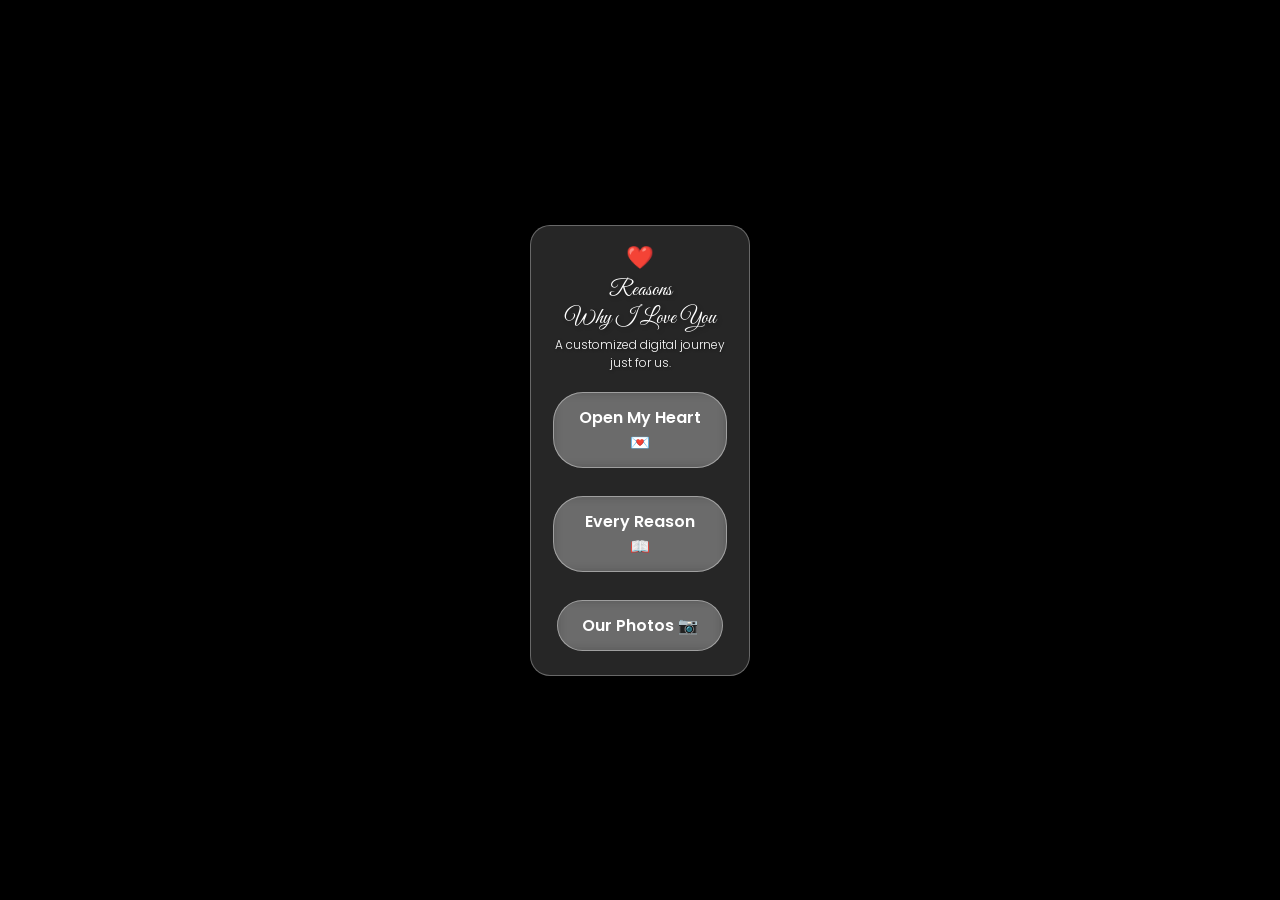
<file: index.html>
<!DOCTYPE html>
<html lang="en">
<head>
    <meta charset="UTF-8">
    <meta name="viewport" content="width=device-width, initial-scale=1.0, maximum-scale=1.0, user-scalable=no">
    <meta name="description" content="A heartfelt little surprise made just for you.">
    <meta property="og:title" content="A Little Something for You 💖">
    <meta property="og:description" content="A heartfelt little surprise made just for you.">
    <meta property="twitter:title" content="A Little Something for You 💖">
    <meta property="twitter:description" content="A heartfelt little surprise made just for you.">
    <title>A Little Something for You 💖</title>
    <!-- Fonts -->
    <link href="https://fonts.googleapis.com/css2?family=Poppins:wght@300;400;600&family=Great+Vibes&display=swap" rel="stylesheet">
    <!-- Styles -->
    <link rel="stylesheet" href="css/style.css?v=7">
    <link rel="stylesheet" href="css/home.css?v=7">
</head>
<body>
    <div class="glass-container">
        <h1>❤️</h1>
        <h2>Reasons<br>Why I Love You</h2>
        <p class="subtitle">A customized digital journey just for us.</p>
        <div class="buttons">
            <a href="reasons.html" class="btn">Open My Heart 💌</a>
            <a href="allReasons.html" class="btn">Every Reason 📖</a>
            <a href="allImages.html" class="btn">Our Photos 📷</a>
        </div>
    </div>
    
    <script src="js/script.js?v=7"></script>
</body>
</html>
</file>
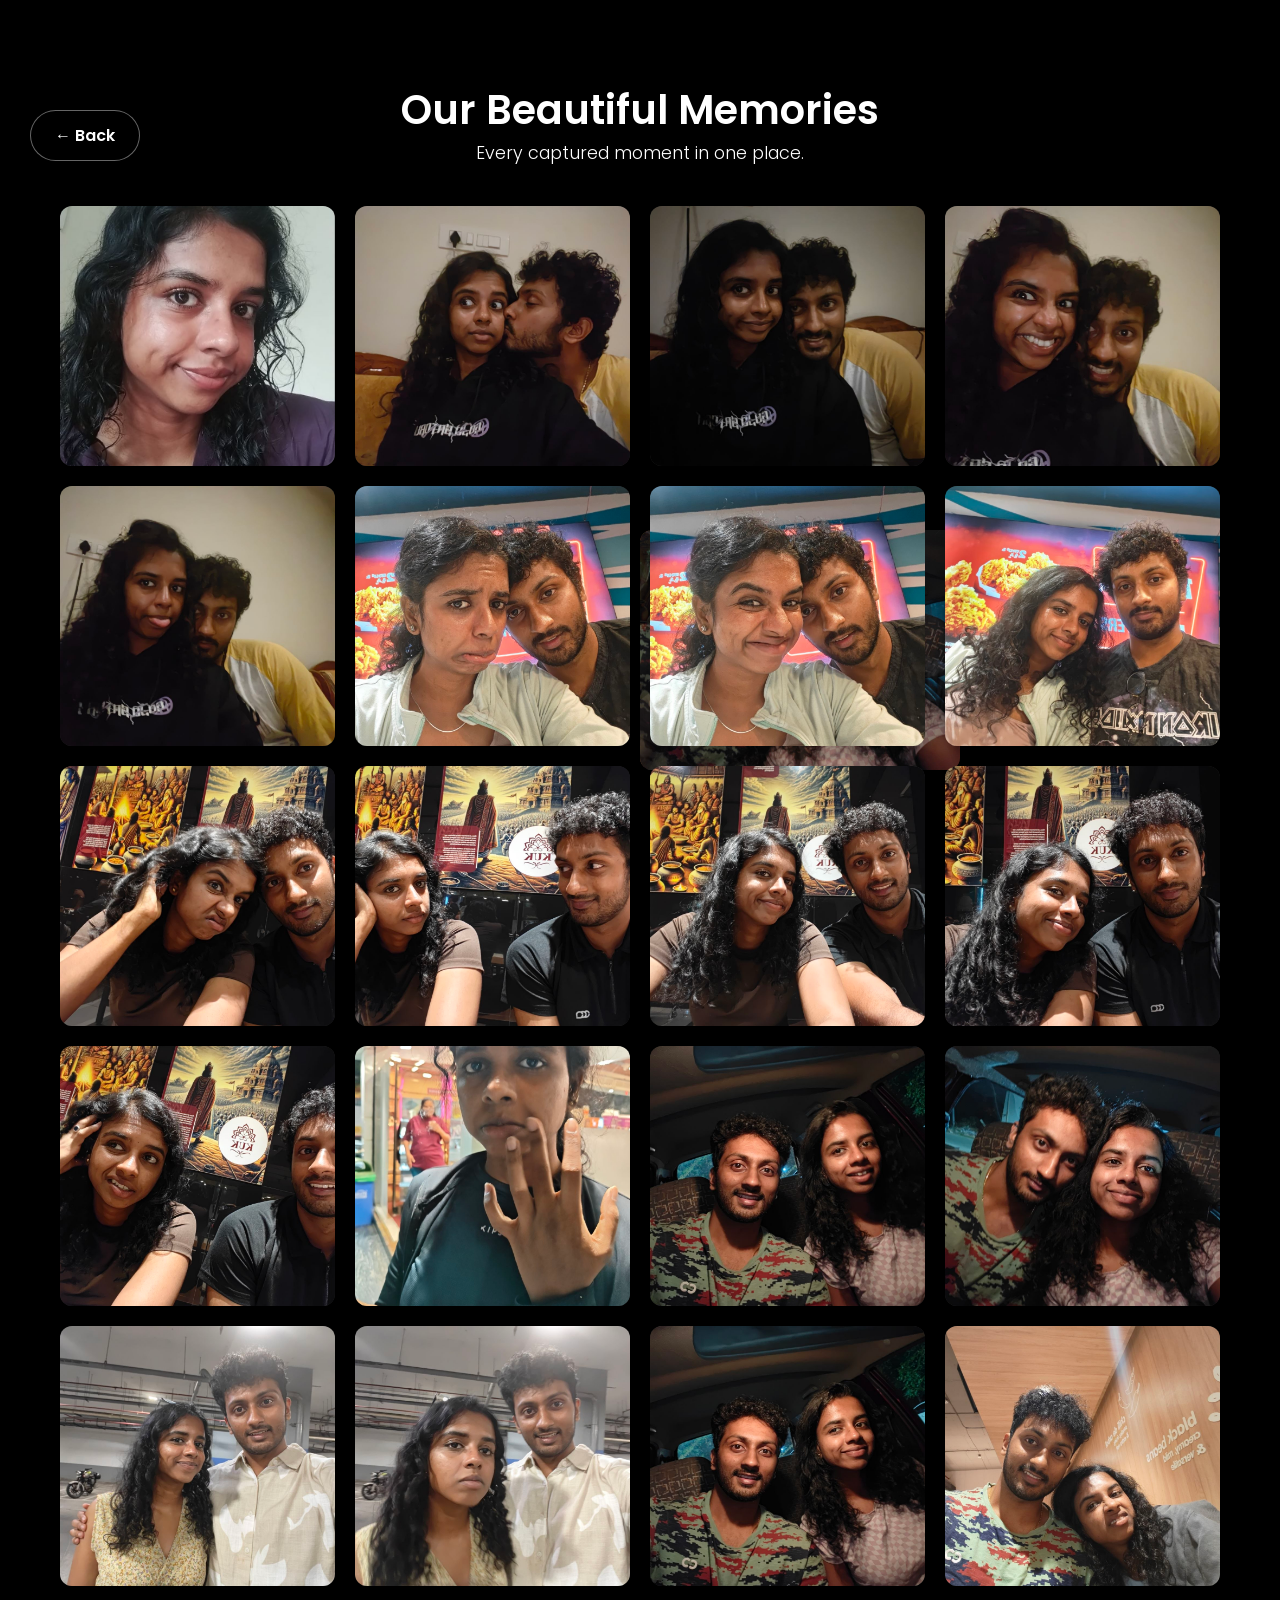
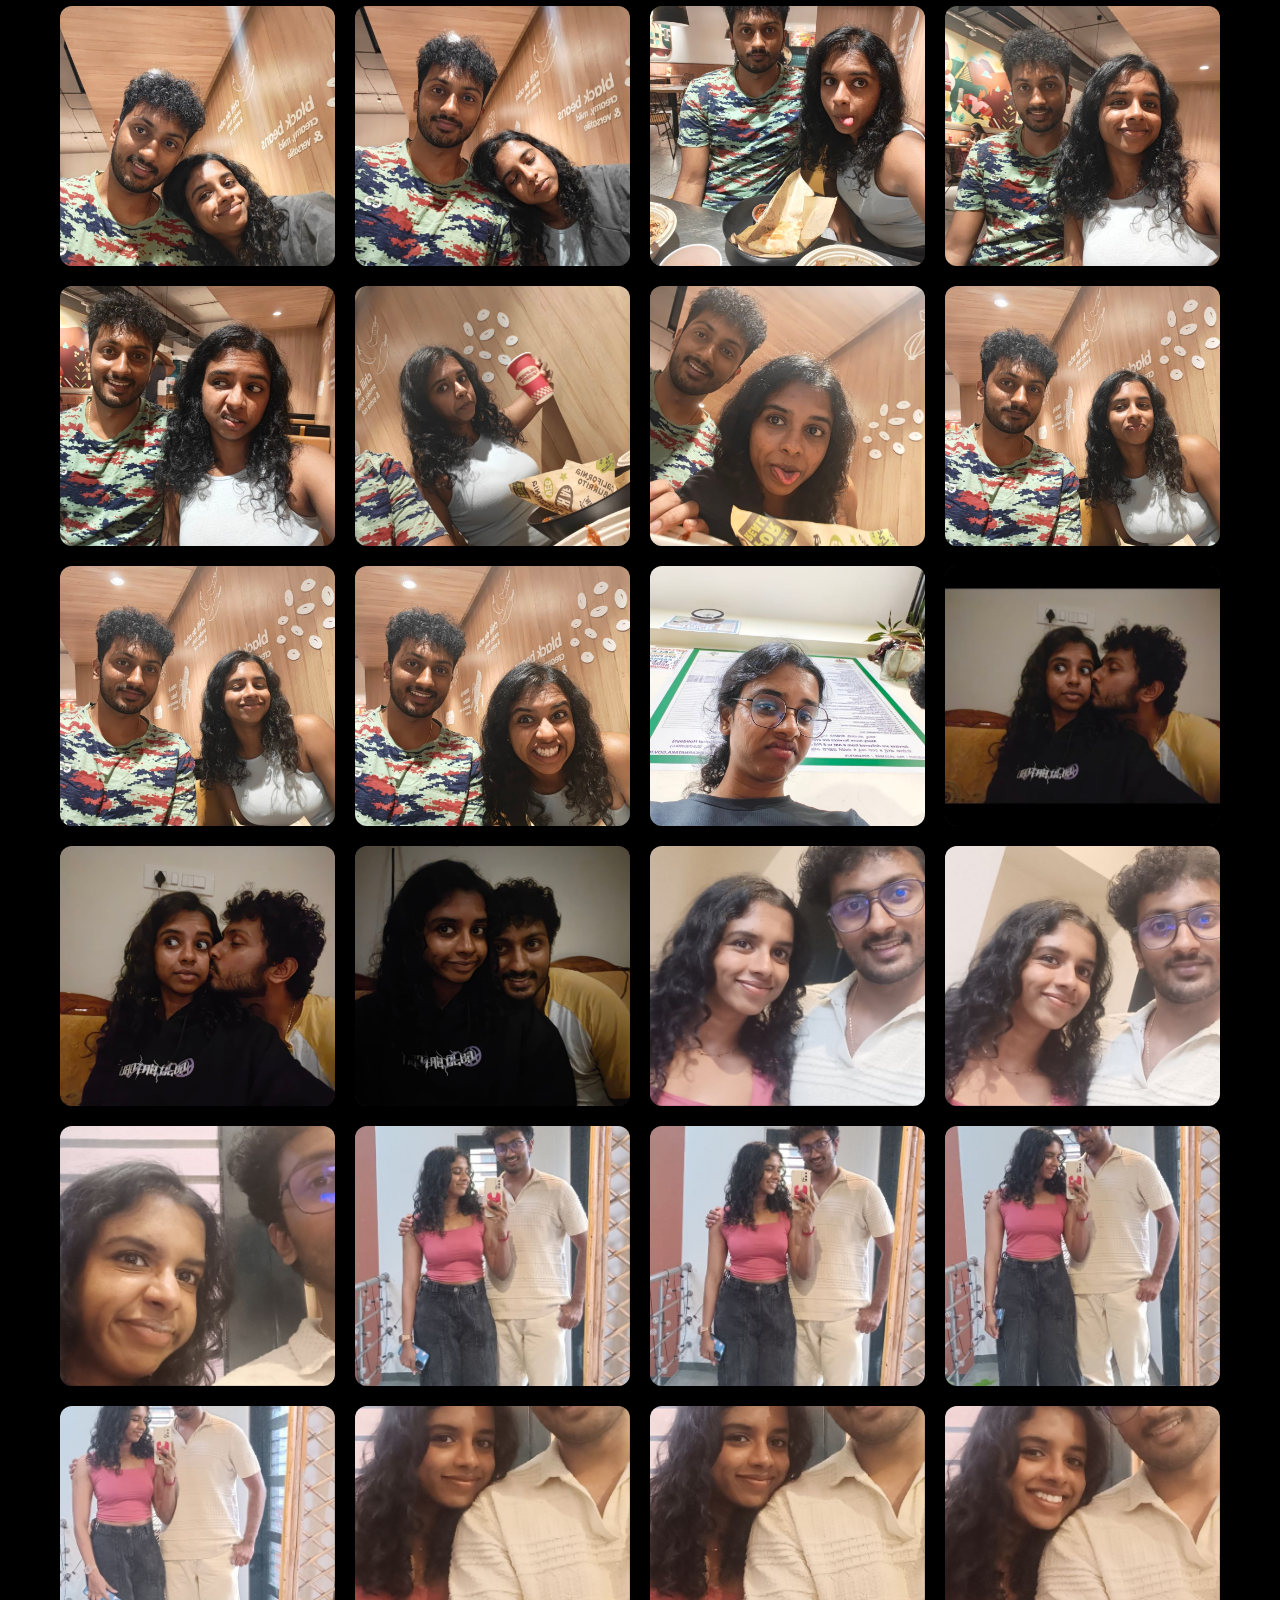
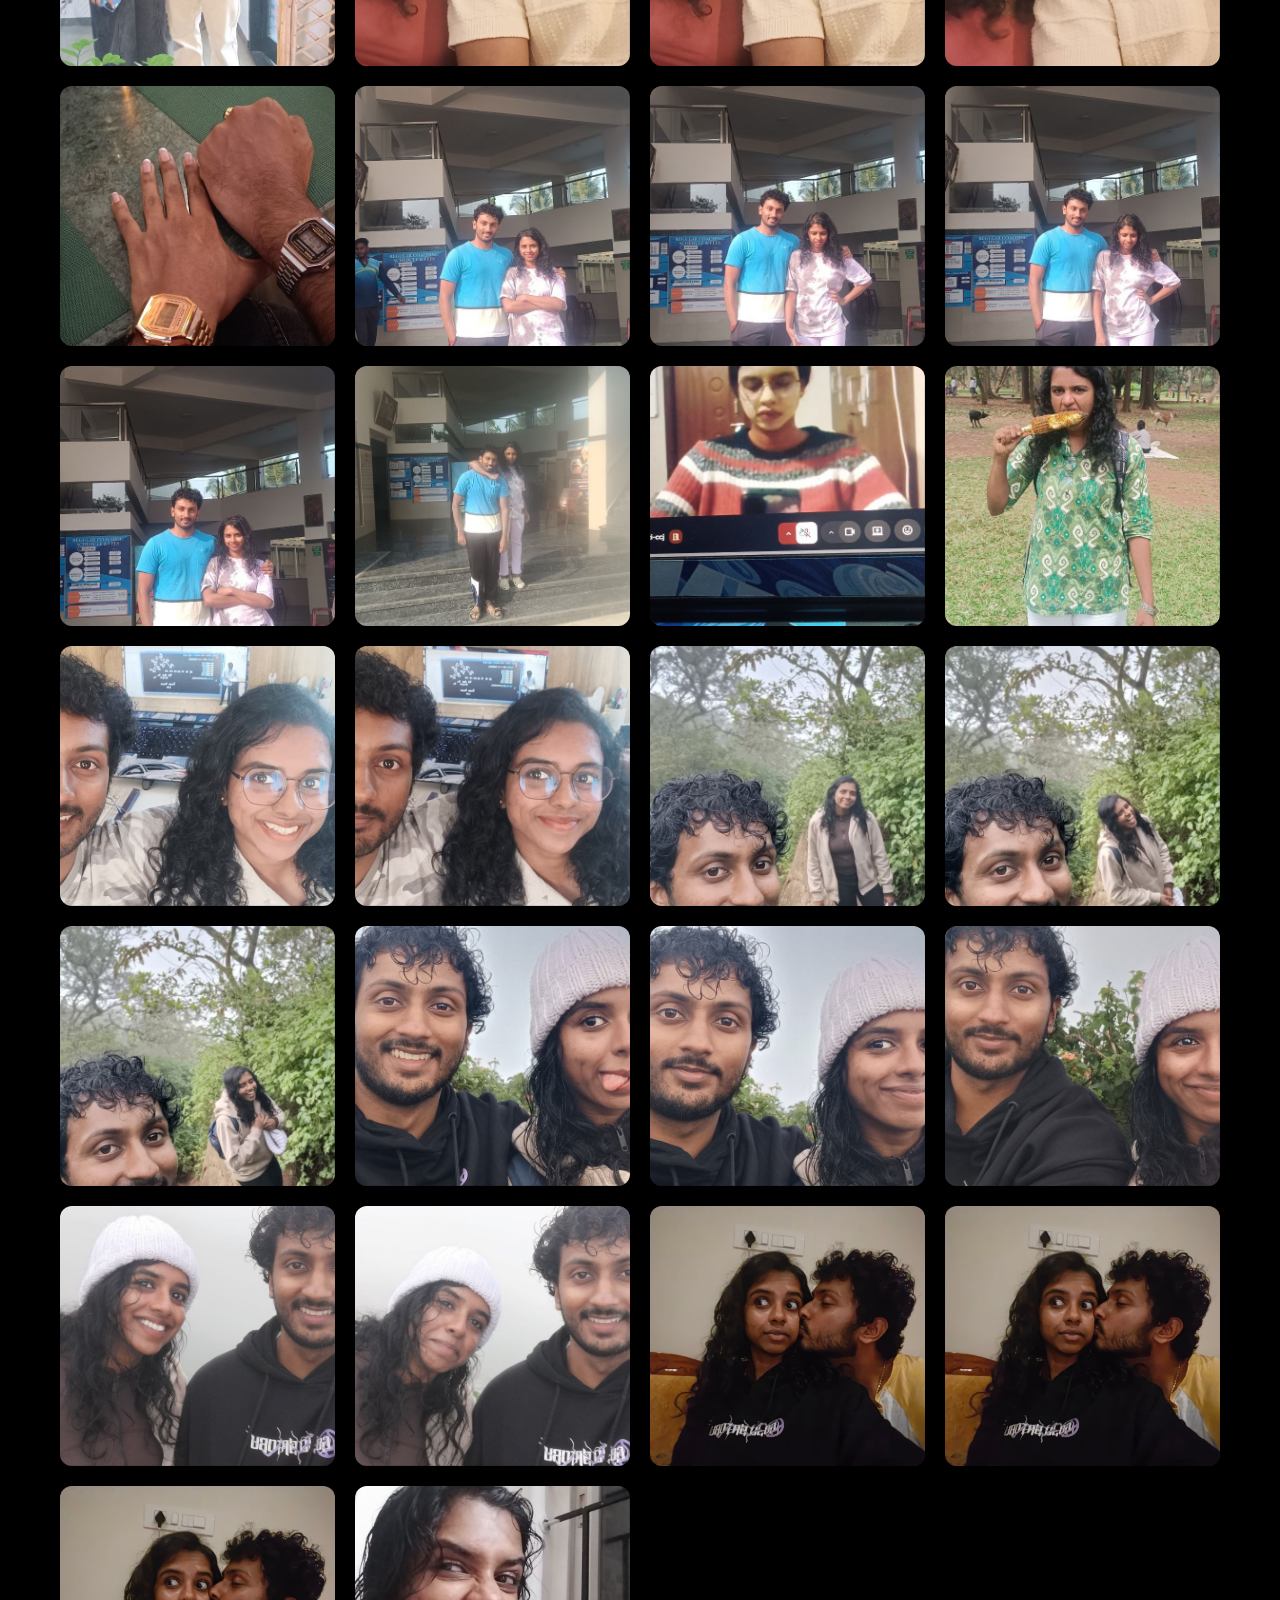
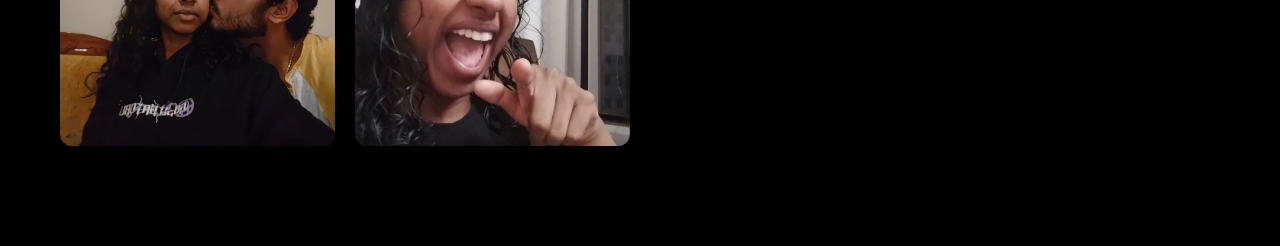
<file: allImages.html>
<!DOCTYPE html>
<html lang="en">
<head>
    <meta charset="UTF-8">
    <meta name="viewport" content="width=device-width, initial-scale=1.0, maximum-scale=1.0, user-scalable=no">
    <title>Photo Gallery</title>
    <link href="https://fonts.googleapis.com/css2?family=Poppins:wght@300;400;600&display=swap" rel="stylesheet">
    <link rel="stylesheet" href="css/style.css">
    <link rel="stylesheet" href="css/gallery.css">
</head>
<body>
    <a href="index.html" class="btn back-btn">← Back</a>
    
    <div class="gallery-header">
        <h2>Our Beautiful Memories</h2>
        <p>Every captured moment in one place.</p>
    </div>
    
    <div class="gallery-container" id="gallery-container">
        <!-- Photos will be populated by JS -->
    </div>
    
    <script src="js/script.js"></script>
    <script src="js/allImages.js"></script>
</body>
</html>
</file>
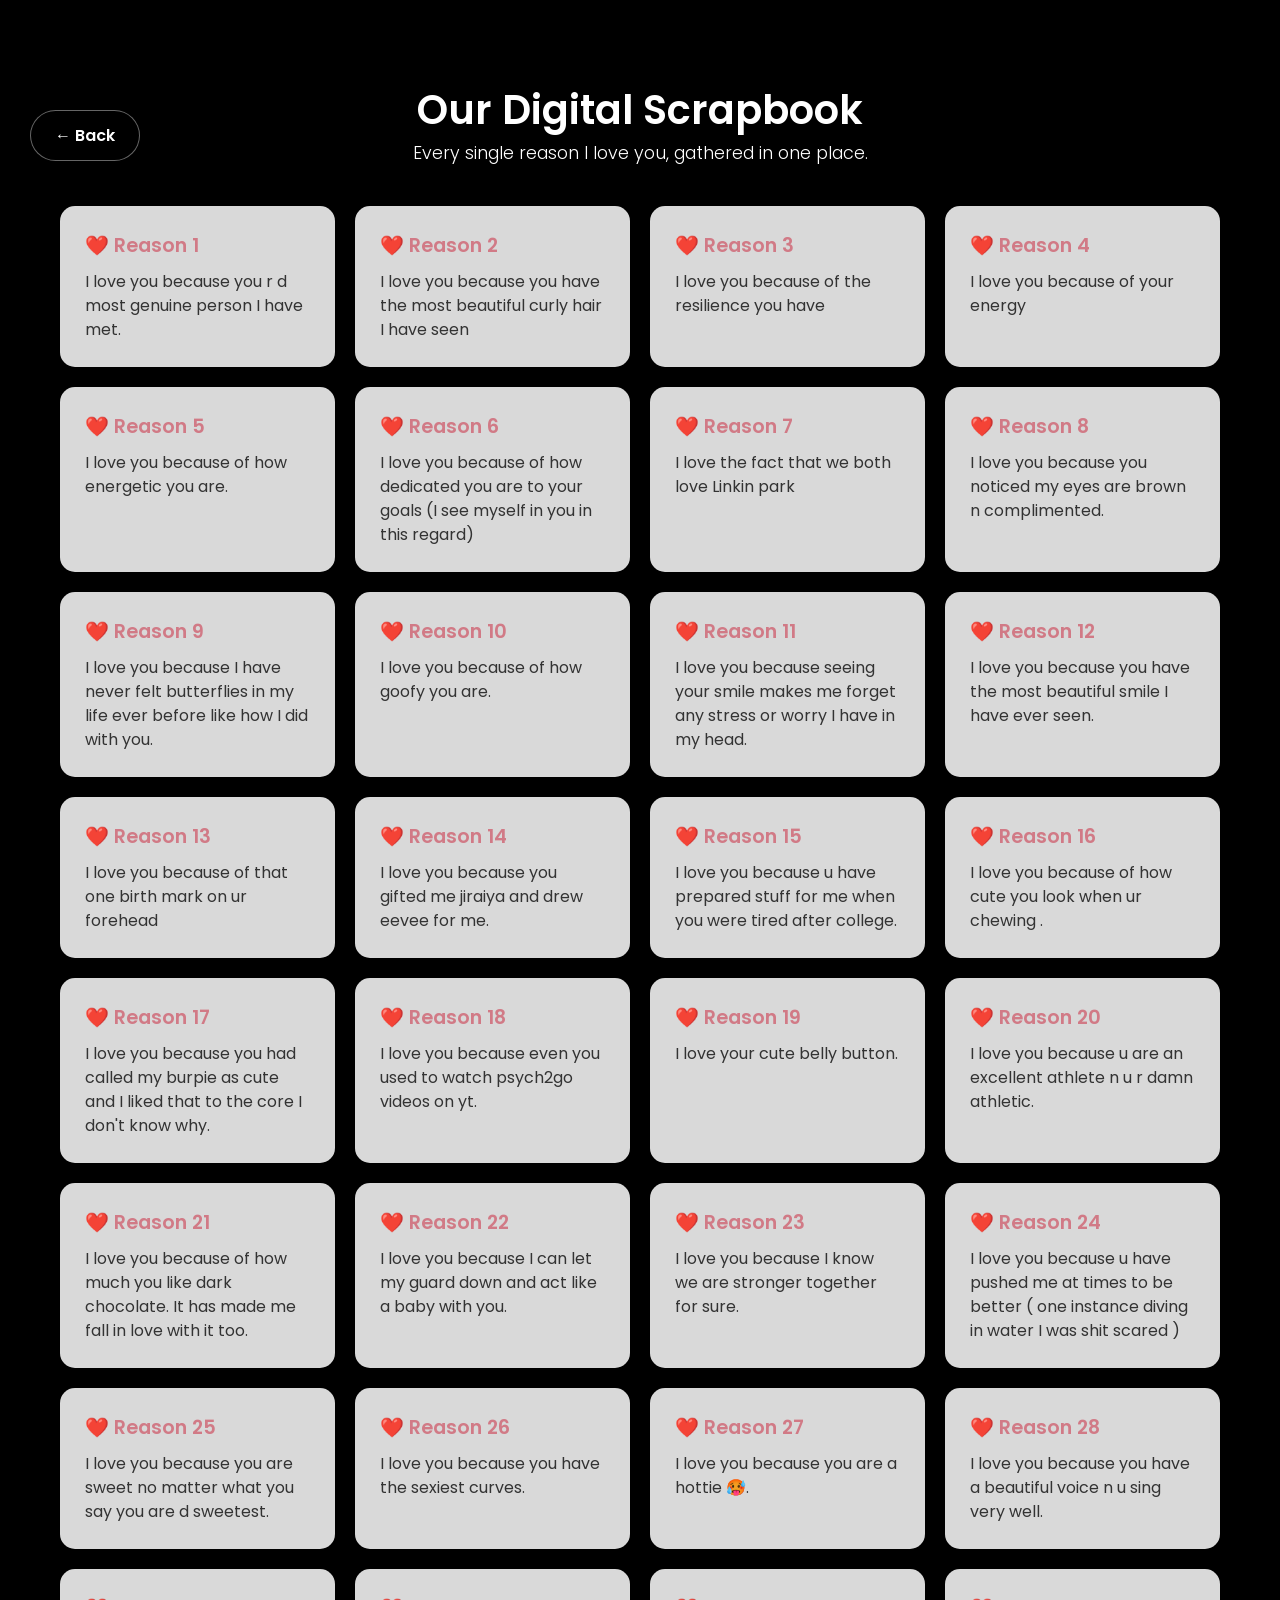
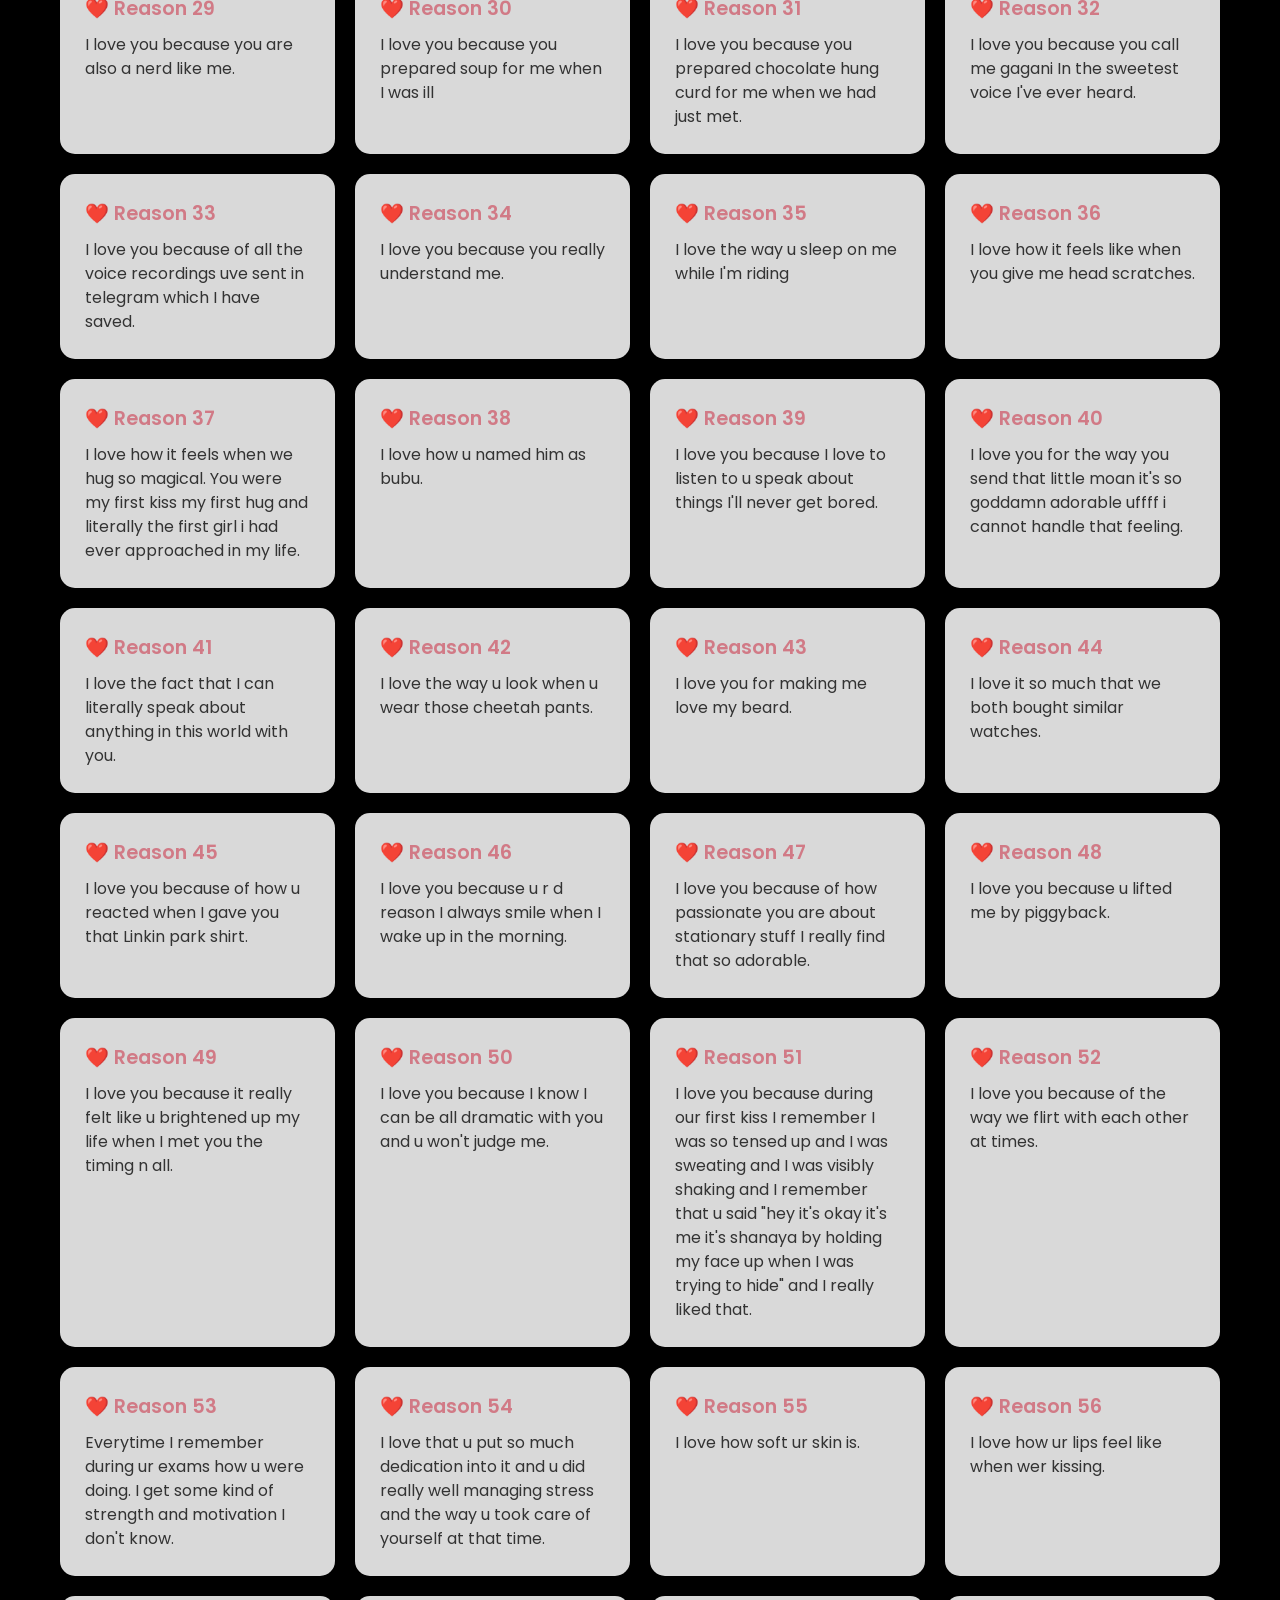
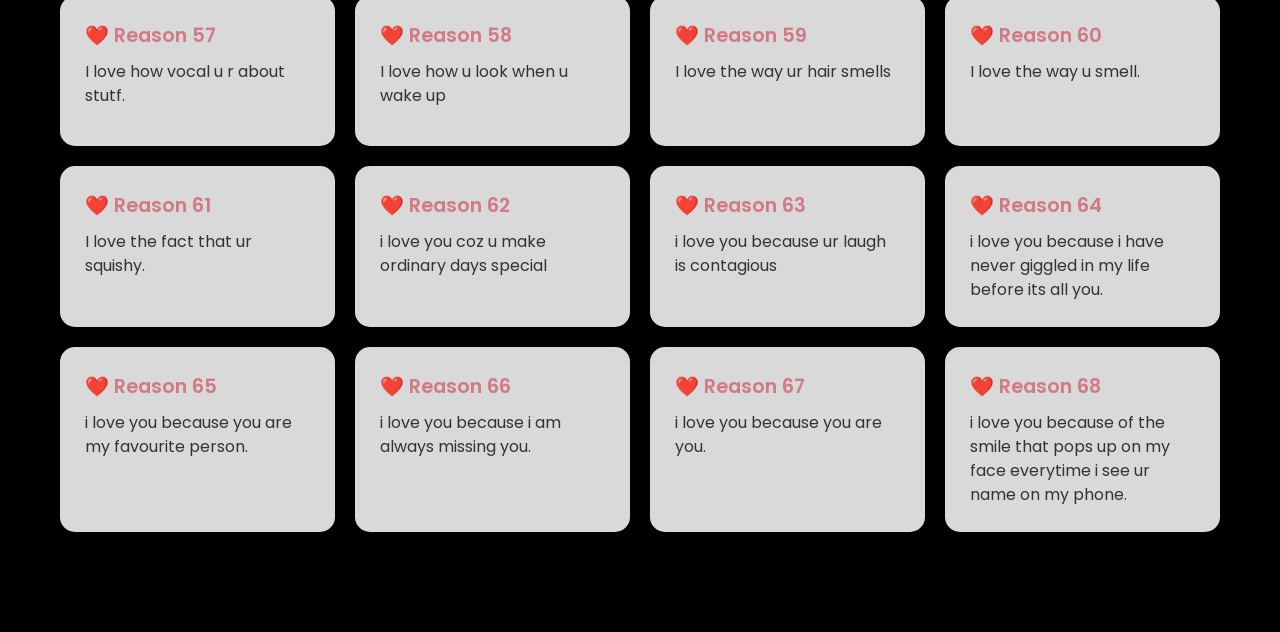
<file: allReasons.html>
<!DOCTYPE html>
<html lang="en">
<head>
    <meta charset="UTF-8">
    <meta name="viewport" content="width=device-width, initial-scale=1.0, maximum-scale=1.0, user-scalable=no">
    <title>Every Reason Why</title>
    <link href="https://fonts.googleapis.com/css2?family=Poppins:wght@300;400;600&display=swap" rel="stylesheet">
    <link rel="stylesheet" href="css/style.css">
    <link rel="stylesheet" href="css/memorywall.css">
</head>
<body>
    <a href="index.html" class="btn back-btn">← Back</a>
    
    <div class="wall-header">
        <h2>Our Digital Scrapbook</h2>
        <p>Every single reason I love you, gathered in one place.</p>
    </div>
    
    <div class="wall-container" id="wall-container">
        <!-- Cards will be populated by JS -->
    </div>
    
    <!-- Load scripts -->
    <script src="data/reasonsData.js"></script>
    <script src="js/script.js"></script>
    <script src="js/allReasons.js"></script>
</body>
</html>
</file>
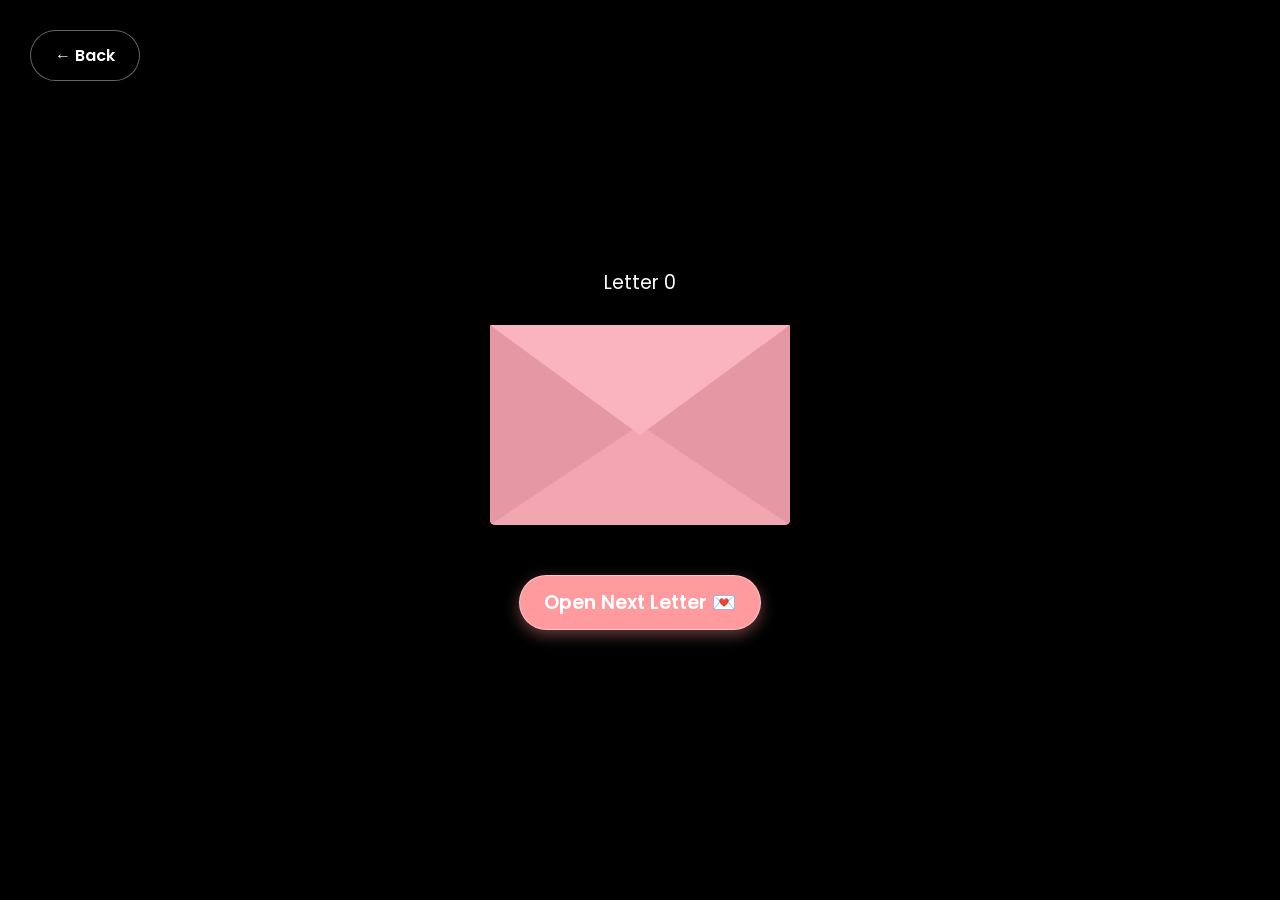
<file: reasons.html>
<!DOCTYPE html>
<html lang="en">
<head>
    <meta charset="UTF-8">
    <meta name="viewport" content="width=device-width, initial-scale=1.0, maximum-scale=1.0, user-scalable=no">
    <title>Open My Heart</title>
    <link href="https://fonts.googleapis.com/css2?family=Poppins:wght@300;400;600&family=Indie+Flower&display=swap" rel="stylesheet">
    <link rel="stylesheet" href="css/style.css">
    <link rel="stylesheet" href="css/envelope.css">
</head>
<body>
    <a href="index.html" class="btn back-btn">← Back</a>
    
    <div class="container">
        <div class="letter-count">Letter <span id="count">0</span></div>
        
        <div class="envelope-wrapper" id="envelope-wrapper">
            <div class="envelope">
                <div class="envelope-back"></div>
                <div class="paper" id="paper">
                    <p id="typewriter-text"></p><span class="cursor" id="cursor">|</span>
                </div>
                <div class="envelope-front"></div>
                <div class="flap top-flap" id="top-flap"></div>
            </div>
        </div>

        <button id="action-btn" class="btn primary-btn">Open Next Letter 💌</button>
    </div>
    
    <!-- Load scripts -->
    <script src="data/reasonsData.js"></script>
    <script src="js/script.js"></script>
    <script src="js/reasons.js"></script>
</body>
</html>
</file>
<file: css/style.css>
:root {
  --primary-pink: #ff9a9e;
  --secondary-rose: #fecfef;
  --white: #ffffff;
  --cream: #fffdd0;
  --text-dark: #333;
}

* {
  margin: 0;
  padding: 0;
  box-sizing: border-box;
  font-family: 'Poppins', 'Helvetica', 'Arial', sans-serif;
}

body {
  width: 100vw;
  height: 100vh;
  overflow: hidden;
  background: #000;
  position: relative;
}

/* Background Slideshow - Mathematical safe positions for mobile */
.bg-slideshow {
  position: absolute;
  top: 0; left: 0;
  width: 100%; height: 100%;
  z-index: -2;
  overflow: hidden;
}

.bg-slideshow img {
  position: absolute;
  top: 50%;
  left: 50%;
  width: auto;
  max-width: 55vw; 
  height: auto;
  max-height: 28vh;
  object-fit: contain; 
  opacity: 0;
  transition: opacity 1.5s ease-in-out;
  border-radius: 12px;
  box-shadow: 0 6px 15px rgba(0,0,0,0.3);
  pointer-events: none;
}

.bg-slideshow img.active {
  opacity: 0.85;
}

/* Smooth drifting animations with GPU acceleration via transform */
.bg-slideshow img:nth-child(1) { 
  animation: driftOne 24s infinite alternate linear;
}
.bg-slideshow img:nth-child(2) { 
  animation: driftTwo 28s infinite alternate-reverse linear;
}

@media (min-width: 768px) {
  .bg-slideshow img {
    max-width: 25vw;
    max-height: 45vh;
  }
}

@keyframes driftOne {
  0%   { transform: translate(-35vw, -45vh) rotate(-5deg); }
  25%  { transform: translate(20vw, 35vh) rotate(10deg); }
  50%  { transform: translate(-40vw, 15vh) rotate(-12deg); }
  75%  { transform: translate(30vw, -30vh) rotate(8deg); }
  100% { transform: translate(-40vw, -10vh) rotate(-2deg); }
}

@keyframes driftTwo {
  0%   { transform: translate(35vw, 35vh) rotate(6deg); }
  25%  { transform: translate(-35vw, -35vh) rotate(-8deg); }
  50%  { transform: translate(30vw, 15vh) rotate(12deg); }
  75%  { transform: translate(-10vw, -40vh) rotate(-4deg); }
  100% { transform: translate(45vw, -30vh) rotate(-10deg); }
}

/* Floating Hearts */
.heart-container {
  position: absolute;
  width: 100%; height: 100%;
  top: 0; left: 0;
  z-index: -1;
  pointer-events: none;
}

.floating-heart {
  --size: 20px;
  position: absolute;
  bottom: -50px;
  background-color: var(--primary-pink);
  width: var(--size); height: var(--size);
  transform: rotate(-45deg);
  animation: floatUp linear forwards;
}

.floating-heart::before, .floating-heart::after {
  content: "";
  position: absolute;
  background-color: var(--primary-pink);
  border-radius: 50%;
  width: var(--size); height: var(--size);
}

.floating-heart::before {
  top: calc(var(--size) / -2);
  left: 0;
}

.floating-heart::after {
  top: 0;
  left: calc(var(--size) / 2);
}

@keyframes floatUp {
  0% { transform: translateY(0) rotate(-45deg) scale(1); opacity: inherit; }
  100% { transform: translateY(-120vh) rotate(5deg) scale(0.5); opacity: 0; }
}

/* Base Nav Button Style */
.btn {
  display: inline-block;
  padding: 5px 12px;
  margin: 4px;
  background: rgba(255, 255, 255, 0.2);
  border: 1px solid rgba(255, 255, 255, 0.4);
  border-radius: 30px;
  text-decoration: none;
  color: #fff;
  font-weight: 600;
  backdrop-filter: blur(5px);
  transition: all 0.3s ease;
  font-size: 0.75rem;
}

@media (min-width: 768px) {
  .btn {
    padding: 12px 24px;
    margin: 10px;
    font-size: 1rem;
  }
}

.btn:hover {
  background: rgba(255, 255, 255, 0.4);
  transform: translateY(-3px);
  box-shadow: 0 4px 15px rgba(255, 154, 158, 0.3);
}

.back-btn {
  position: absolute;
  top: 20px;
  left: 20px;
  z-index: 10;
  background: rgba(0, 0, 0, 0.2);
}
</file>
<file: css/home.css>
body {
  display: flex;
  align-items: center;
  justify-content: center;
}

.glass-container {
  background: rgba(255, 255, 255, 0.15);
  backdrop-filter: blur(15px);
  -webkit-backdrop-filter: blur(15px);
  border: 1px solid rgba(255, 255, 255, 0.3);
  box-shadow: 0 8px 32px 0 rgba(0, 0, 0, 0.3);
  border-radius: 20px;
  padding: 8px 8px;
  text-align: center;
  color: white;
  max-width: 90%;
  width: 120px;
  animation: fadeInContainer 1.5s ease-out forwards;
}

.glass-container h1 {
  font-size: 0.95rem;
  margin-bottom: 2px;
  animation: pulse 2s infinite;
  display: inline-block;
}

.glass-container h2 {
  font-family: 'Great Vibes', cursive;
  font-size: 0.95rem;
  margin-bottom: 4px;
  font-weight: normal;
  text-shadow: 2px 2px 4px rgba(0, 0, 0, 0.3);
}

.subtitle {
  font-size: 0.55rem;
  margin-bottom: 6px;
  font-weight: 300;
  text-shadow: 1px 1px 3px rgba(0,0,0,0.4);
}

.buttons {
  display: flex;
  flex-direction: column;
  gap: 6px;
  align-items: center;
}

@media (min-width: 768px) {
  .glass-container {
    padding: 14px 12px;
    width: 220px;
  }
  .glass-container h1 {
    font-size: 1.4rem;
  }
  .glass-container h2 {
    font-size: 1.4rem;
  }
  .subtitle {
    font-size: 0.75rem;
    margin-bottom: 10px;
  }
  .buttons {
    flex-direction: column;
    justify-content: center;
    gap: 8px;
  }
}

@keyframes fadeInContainer {
  from { opacity: 0; transform: translateY(30px); }
  to { opacity: 1; transform: translateY(0); }
}

@keyframes pulse {
  0% { transform: scale(1); }
  50% { transform: scale(1.1) rotate(5deg); }
  100% { transform: scale(1); }
}
</file>
<file: css/gallery.css>
body {
    overflow-y: auto; /* Allow natural scrolling on gallery */
}

.gallery-header {
    text-align: center;
    color: white;
    margin-top: 80px;
    margin-bottom: 40px;
    z-index: 1;
    position: relative;
    animation: fadeInContainer 1s ease-out forwards;
    padding: 0 20px;
}

.gallery-header h2 {
    font-size: 2.5rem;
    font-family: 'Poppins', sans-serif;
    font-weight: 600;
}

.gallery-header p {
    font-size: 1.1rem;
    font-weight: 300;
    text-shadow: 1px 1px 4px rgba(0,0,0,0.5);
}

.gallery-container {
    display: grid;
    /* Start with 2 columns tightly packed for phones */
    grid-template-columns: repeat(2, 1fr);
    gap: 15px;
    max-width: 1200px;
    margin: 0 auto;
    padding: 0 20px 100px;
    z-index: 1;
    position: relative;
}

@media (min-width: 600px) {
    .gallery-container {
        grid-template-columns: repeat(3, 1fr);
    }
}

@media (min-width: 900px) {
    .gallery-container {
        grid-template-columns: repeat(4, 1fr);
        gap: 20px;
    }
}

.gallery-card {
    border-radius: 12px;
    overflow: hidden;
    box-shadow: 0 4px 15px rgba(0, 0, 0, 0.2);
    transform: translateY(20px);
    opacity: 0;
    animation: cardFadeIn 0.5s ease-out forwards;
    transition: transform 0.3s ease, box-shadow 0.3s ease;
    background: rgba(255, 255, 255, 0.15); /* Soft transparent background */
    display: flex;
    flex-direction: column;
}

.gallery-card:hover {
    transform: translateY(-5px) scale(1.03);
    box-shadow: 0 8px 25px rgba(255, 154, 158, 0.6);
    z-index: 2;
}

.gallery-card img {
    width: 100%;
    height: 160px; /* Base height for small phones */
    object-fit: cover;
    display: block;
}

@media (min-width: 600px) {
    .gallery-card img {
        height: 220px;
    }
}

@media (min-width: 900px) {
    .gallery-card img {
        height: 260px;
    }
}

@keyframes cardFadeIn {
    to { opacity: 1; transform: translateY(0); }
}
</file>
<file: css/memorywall.css>
body {
    overflow-y: auto; /* allow scroll on this page */
}

.wall-header {
    text-align: center;
    color: white;
    margin-top: 80px;
    margin-bottom: 40px;
    z-index: 1;
    position: relative;
    animation: fadeInContainer 1s ease-out forwards;
    padding: 0 20px;
}

.wall-header h2 {
    font-size: 2.5rem;
    font-family: 'Poppins', sans-serif;
    font-weight: 600;
}

.wall-header p {
    font-size: 1.1rem;
    font-weight: 300;
    text-shadow: 1px 1px 4px rgba(0,0,0,0.5);
}

.wall-container {
    display: grid;
    grid-template-columns: repeat(1, 1fr);
    gap: 20px;
    max-width: 1200px;
    margin: 0 auto;
    padding: 0 20px 100px;
    z-index: 1;
    position: relative;
}

@media (min-width: 600px) {
    .wall-container {
        grid-template-columns: repeat(2, 1fr);
    }
}

@media (min-width: 900px) {
    .wall-container {
        grid-template-columns: repeat(4, 1fr);
    }
}

.reason-card {
    background: rgba(255, 255, 255, 0.85);
    backdrop-filter: blur(5px);
    border-radius: 15px;
    padding: 25px;
    box-shadow: 0 4px 15px rgba(0, 0, 0, 0.15);
    color: var(--text-dark);
    display: flex;
    flex-direction: column;
    justify-content: center;
    min-height: 150px;
    transform: translateY(20px);
    opacity: 0;
    animation: cardFadeIn 0.5s ease-out forwards;
    transition: transform 0.3s ease, box-shadow 0.3s ease;
}

.reason-card:hover {
    transform: translateY(-5px) scale(1.03);
    box-shadow: 0 8px 25px rgba(255, 154, 158, 0.6);
}

.reason-card .card-title {
    font-weight: 600;
    margin-bottom: 10px;
    color: #d17a86;
    font-size: 1.2rem;
}

.reason-card p {
    font-size: 1rem;
    line-height: 1.5;
    flex-grow: 1;
}

@keyframes cardFadeIn {
    to { opacity: 1; transform: translateY(0); }
}
</file>
<file: css/envelope.css>
.container {
  display: flex;
  flex-direction: column;
  align-items: center;
  justify-content: center;
  height: 100vh;
  z-index: 1;
}

.letter-count {
  font-size: 1.2rem;
  color: white;
  margin-bottom: 20px;
  background: rgba(0, 0, 0, 0.4);
  padding: 8px 16px;
  border-radius: 20px;
  backdrop-filter: blur(5px);
}

.envelope-wrapper {
  position: relative;
  width: 300px;
  height: 200px;
  margin-bottom: 40px;
  transition: transform 0.5s ease;
  cursor: pointer;
}

/* Envelope base structure */
.envelope {
  position: relative;
  width: 100%;
  height: 100%;
}

.envelope-back {
  position: absolute;
  top: 0; left: 0;
  width: 100%; height: 100%;
  background-color: #d17a86;
  border-radius: 5px;
  box-shadow: 0 10px 20px rgba(0, 0, 0, 0.3);
}

.envelope-front {
  position: absolute;
  bottom: 0; left: 0;
  width: 0; height: 0;
  border-left: 150px solid #e598a3;
  border-right: 150px solid #e598a3;
  border-bottom: 100px solid #f2a6b0;
  border-top: 100px solid transparent;
  z-index: 3;
  border-radius: 0 0 5px 5px;
}

/* Top flap that opens */
.top-flap {
  position: absolute;
  top: 0; left: 0;
  width: 0; height: 0;
  border-left: 150px solid transparent;
  border-right: 150px solid transparent;
  border-top: 110px solid #f9b4c0;
  z-index: 4;
  transform-origin: top;
  transition: transform 0.6s ease-in-out, z-index 0s 0.3s;
}

/* The paper inside */
.paper {
  position: absolute;
  bottom: 10px;
  left: 5%;
  width: 90%;
  height: 90%;
  background-color: var(--cream);
  border-radius: 5px;
  z-index: 2; /* Below front flaps, above back */
  padding: 20px;
  box-shadow: 0 2px 10px rgba(0,0,0,0.1);
  display: flex;
  flex-direction: column;
  transition: all 0.8s ease-in-out;
  overflow: hidden;
  font-family: 'Indie Flower', cursive;
}

.paper p {
  font-family: 'Indie Flower', cursive;
  font-size: 0.95rem;
  color: var(--text-dark);
  line-height: 1.4;
  margin: 0;
  white-space: pre-wrap;
}

.cursor {
  font-weight: bold;
  animation: blink 1s step-end infinite;
}

/* Animations State Classes */
.envelope-wrapper.lifted {
  transform: translateY(-20px);
}

.envelope-wrapper.open .top-flap {
  transform: rotateX(180deg);
  z-index: 1; /* Drop behind paper once open */
}

/* Slide paper up and enlarge */
.envelope-wrapper.unfolded .paper {
  bottom: 100px;
  height: 250px;
  width: 320px;
  left: -10px;
  z-index: 10;
  padding: 30px;
  box-shadow: 0 15px 30px rgba(0,0,0,0.4);
}

@keyframes blink {
  50% { opacity: 0; }
}

.primary-btn {
  font-size: 1.2rem;
  background: var(--primary-pink);
  box-shadow: 0 5px 15px rgba(255, 154, 158, 0.4);
}

.primary-btn:hover {
  background: var(--secondary-rose);
  color: #333;
}

@media (max-width: 380px) {
  .envelope-wrapper {
    transform: scale(0.8);
    transform-origin: center bottom;
  }
  .envelope-wrapper.lifted {
    transform: scale(0.8) translateY(-20px);
  }
}
</file>
